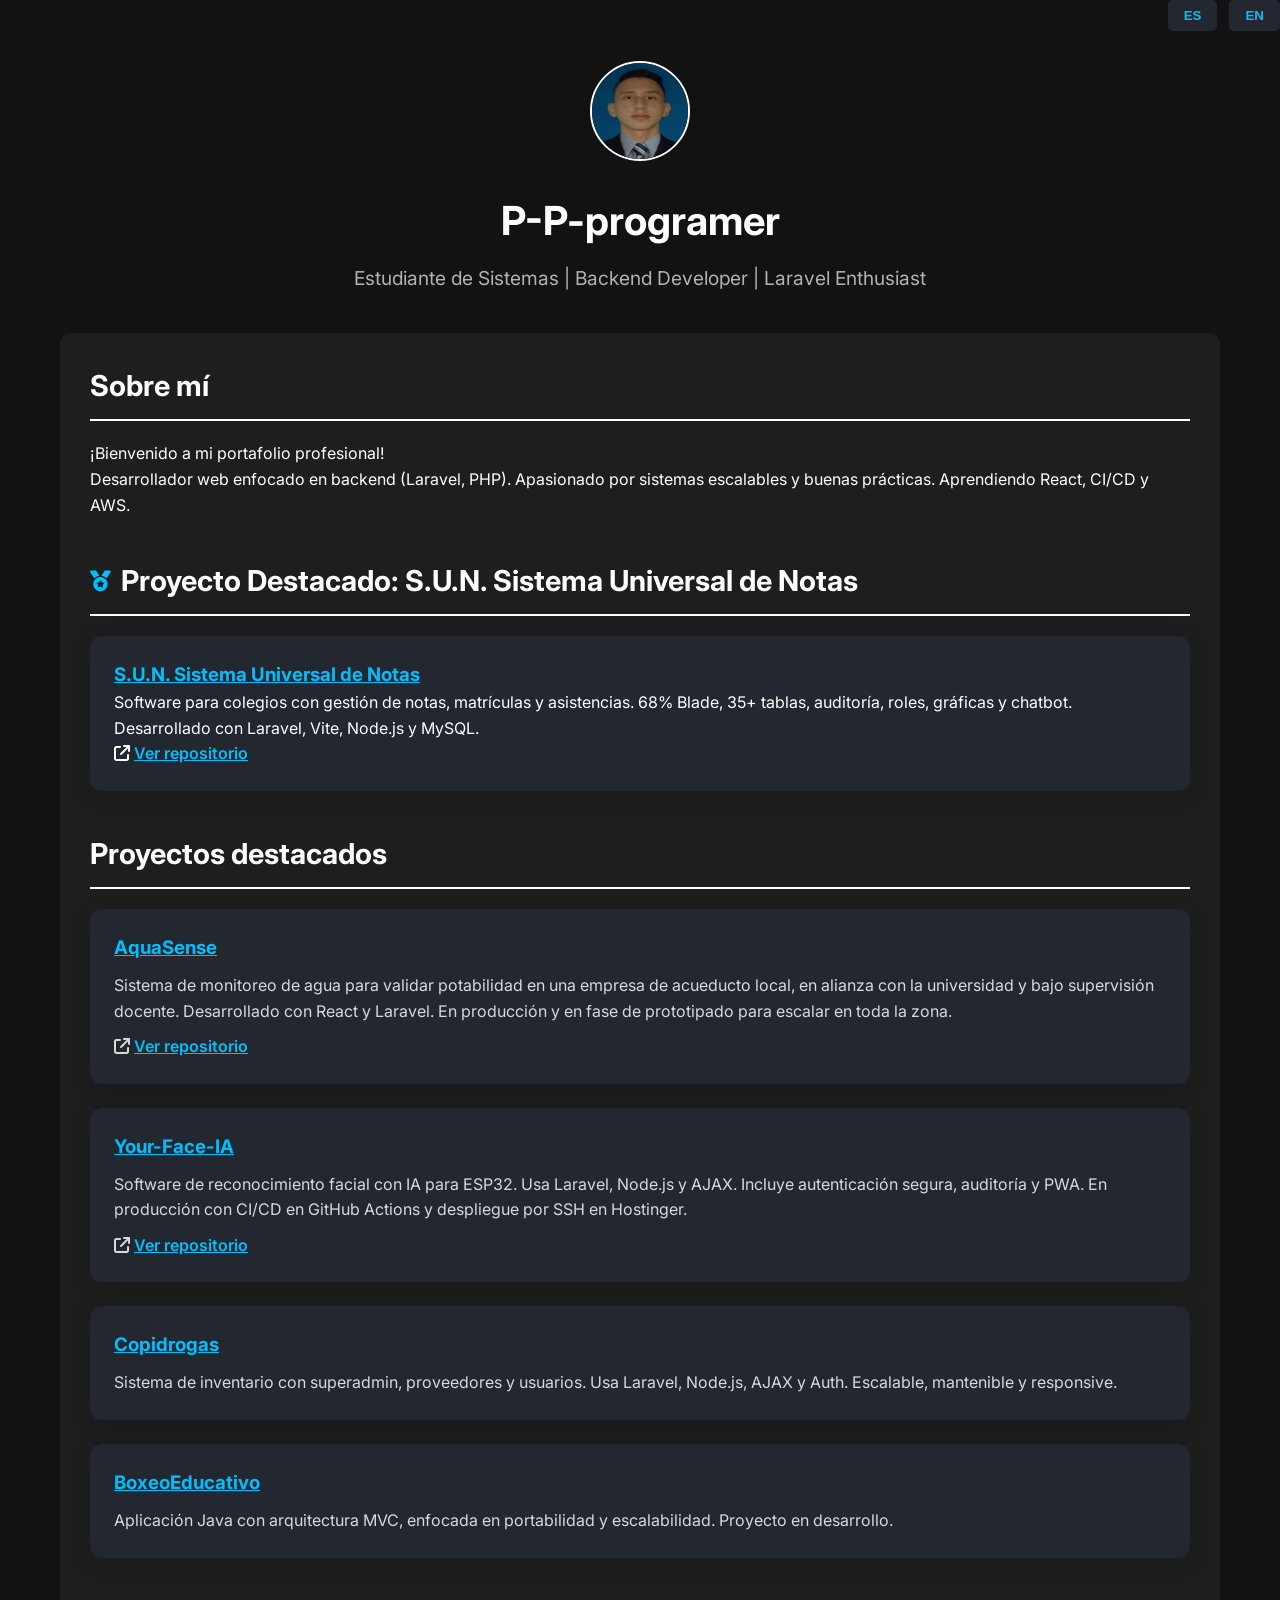
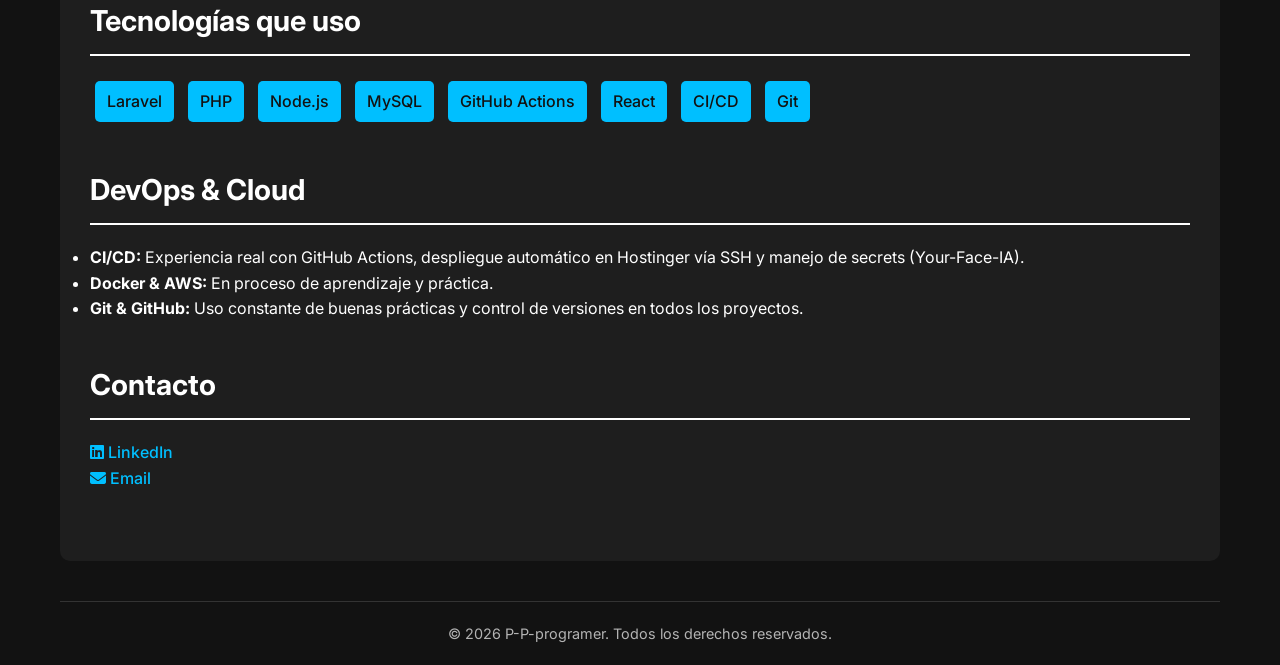
<file: index.html>
<!DOCTYPE html>
<html lang="es">
<head>
  <meta charset="UTF-8">
  <meta name="viewport" content="width=device-width, initial-scale=1.0">
  <meta name="description" content="Portafolio profesional de P-P-programer. Backend Developer con experiencia en Laravel, React y CI/CD. Proyectos en producción como AquaSense y Your-Face-IA.">
  <meta name="keywords" content="portafolio, backend developer, laravel, react, ci/cd, github actions, aquasense, your-face-ia, devops">
  <title>P-P-programer | Portfolio</title>
  <link rel="stylesheet" href="css/style.css">
  <link href="https://fonts.googleapis.com/css2?family=Inter:wght@400;500;600&display=swap" rel="stylesheet">
  <link rel="stylesheet" href="https://cdnjs.cloudflare.com/ajax/libs/font-awesome/6.5.0/css/all.min.css">
</head>
<body>
  <div class="lang-switch">
    <button id="lang-es">ES</button>
    <button id="lang-en">EN</button>
  </div>
  <div class="container">
    <header class="header">
      <img src="img/Yoformal.jpeg" alt="Foto de perfil" class="logo">
      <h1>P-P-programer</h1>
      <p id="subtitle">Estudiante de Sistemas | Backend Developer | Laravel Enthusiast</p>
    </header>

    <main class="main">
      <section class="bio">
        <h2 id="bio-title">Sobre mí</h2>
        <p id="welcome-msg">¡Bienvenido a mi portafolio profesional!</p>
        <p id="bio-text">Desarrollador web enfocado en backend (Laravel, PHP). Apasionado por sistemas escalables y buenas prácticas. Aprendiendo React, CI/CD y AWS.</p>
      </section>

      <section class="thesis-highlight">
        <h2 class="section-title-with-icon">
          <i class="fa-solid fa-medal" aria-hidden="true"></i>
          <span id="thesis-title">Proyecto Destacado: S.U.N. Sistema Universal de Notas</span>
        </h2>
        <div class="thesis-card">
          <h3><a href="tesis.html" id="thesis-link">S.U.N. Sistema Universal de Notas</a></h3>
          <p id="thesis-desc">Software para colegios con gestión de notas, matrículas y asistencias. 68% Blade, 35+ tablas, auditoría, roles, gráficas y chatbot. Desarrollado con Laravel, Vite, Node.js y MySQL.</p>
          <p><i class="fa-solid fa-arrow-up-right-from-square" aria-hidden="true"></i> <a href="https://github.com/P-P-programer/Sistema-Universal-de-Notas-S.U.N" target="_blank" id="thesis-repo">Ver repositorio</a></p>
        </div>
      </section>

      <section class="projects">
        <h2 id="projects-title">Proyectos destacados</h2>
        <div class="project">
          <h3><a href="https://aquasense.sbs" target="_blank" id="aquasense-title">AquaSense</a></h3>
          <p id="aquasense-desc">Sistema de monitoreo de agua para validar potabilidad en una empresa de acueducto local, en alianza con la universidad y bajo supervisión docente. Desarrollado con React y Laravel. En producción y en fase de prototipado para escalar en toda la zona.</p>
          <p><i class="fa-solid fa-arrow-up-right-from-square" aria-hidden="true"></i> <a href="https://github.com/P-P-programer/AquaSense" target="_blank" id="aquasense-repo">Ver repositorio</a></p>
        </div>
        <div class="project">
          <h3><a href="https://your-face-ia.site/" target="_blank" id="yourface-title">Your-Face-IA</a></h3>
          <p id="yourface-desc">Software de reconocimiento facial con IA para ESP32. Usa Laravel, Node.js y AJAX. Incluye autenticación segura, auditoría y PWA. En producción con CI/CD en GitHub Actions y despliegue por SSH en Hostinger.</p>
          <p><i class="fa-solid fa-arrow-up-right-from-square" aria-hidden="true"></i> <a href="https://github.com/P-P-programer/Your-Face-IA" target="_blank" id="yourface-repo">Ver repositorio</a></p>
        </div>
        <div class="project">
          <h3><a href="https://github.com/P-P-programer/Copidrogas" target="_blank" id="copidrogas-title">Copidrogas</a></h3>
          <p id="copidrogas-desc">Sistema de inventario con superadmin, proveedores y usuarios. Usa Laravel, Node.js, AJAX y Auth. Escalable, mantenible y responsive.</p>
        </div>
        <div class="project">
          <h3><a href="https://github.com/P-P-programer/BoxeoEducativo" target="_blank" id="boxeo-title">BoxeoEducativo</a></h3>
          <p id="boxeo-desc">Aplicación Java con arquitectura MVC, enfocada en portabilidad y escalabilidad. Proyecto en desarrollo.</p>
        </div>
      </section>

      <section class="skills">
        <h2 id="skills-title">Tecnologías que uso</h2>
        <div class="skills-list">
          <span>Laravel</span>
          <span>PHP</span>
          <span>Node.js</span>
          <span>MySQL</span>
          <span>GitHub Actions</span>
          <span>React</span>
          <span>CI/CD</span>
          <span>Git</span>
        </div>
      </section>

      <section class="devops">
        <h2 id="devops-title">DevOps & Cloud</h2>
        <ul>
          <li id="devops-cicd"><strong>CI/CD:</strong> Experiencia real con GitHub Actions, despliegue automático en Hostinger vía SSH y manejo de secrets (Your-Face-IA).</li>
          <li id="devops-docker"><strong>Docker & AWS:</strong> En proceso de aprendizaje y práctica.</li>
          <li id="devops-git"><strong>Git & GitHub:</strong> Uso constante de buenas prácticas y control de versiones en todos los proyectos.</li>
        </ul>
      </section>

      <section class="contact">
        <h2 id="contact-title">Contacto</h2>
        <ul>
          <li><a href="https://www.linkedin.com/in/andr%C3%A9s-felipe-mendoza-palma-957564376" target="_blank"><i class="fab fa-linkedin"></i> LinkedIn</a></li>
          <li><a href="mailto:mendoza.felipe.dev@gmail.com"><i class="fas fa-envelope"></i> Email</a></li>
        </ul>
      </section>
    </main>
    <footer class="footer">
      <p>© 2026 P-P-programer. Todos los derechos reservados.</p>
    </footer>
  </div>
  <script src="js/script.js"></script>
</body>
</html>
</file>
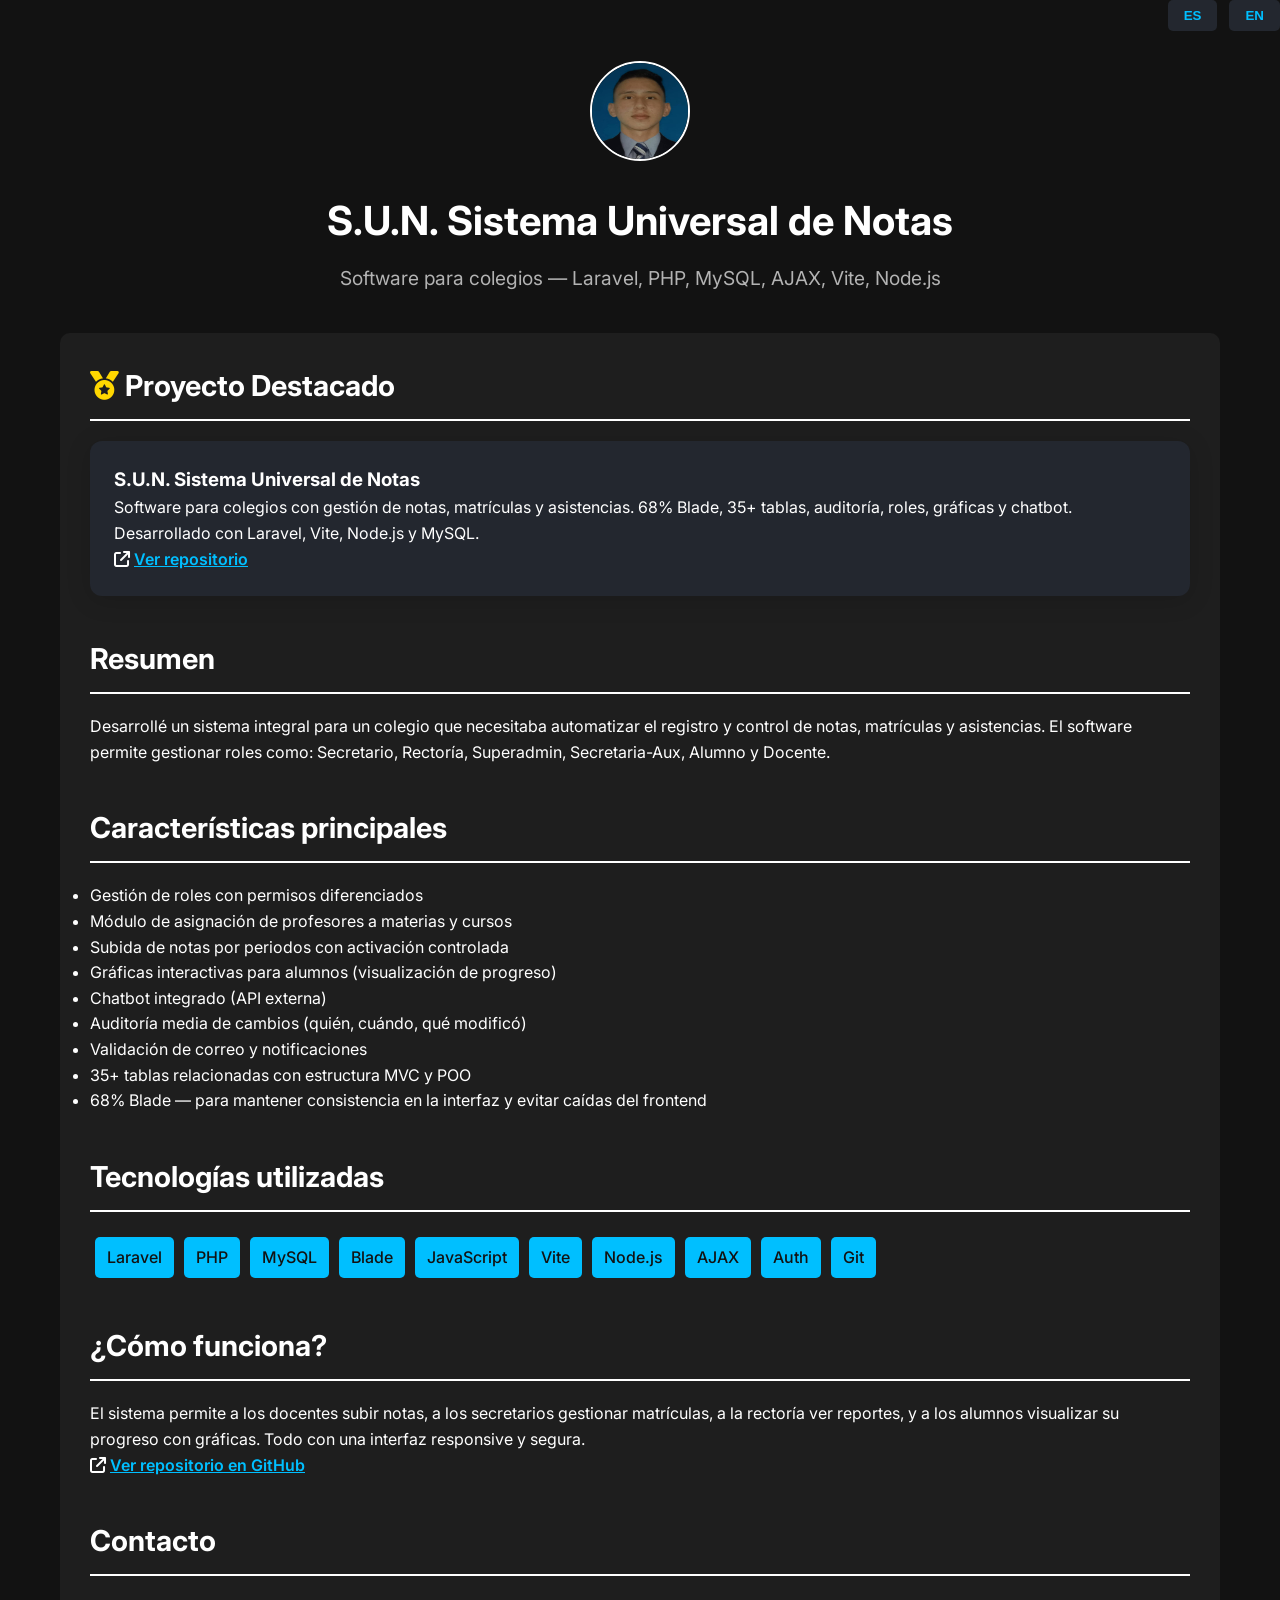
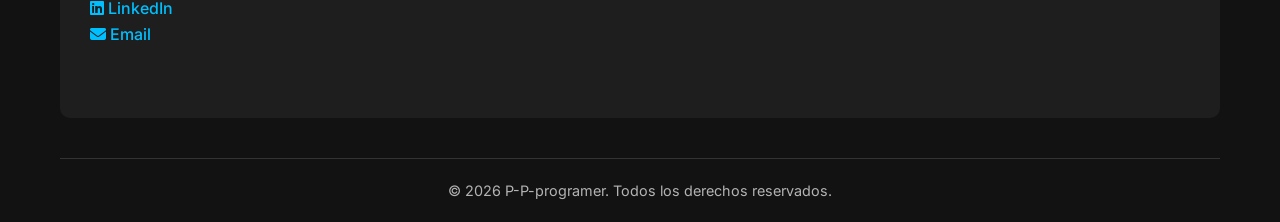
<file: tesis.html>
<!DOCTYPE html>
<html lang="es">
<head>
  <meta charset="UTF-8">
  <meta name="viewport" content="width=device-width, initial-scale=1.0">
  <meta name="description" content="S.U.N. Sistema Universal de Notas - Proyecto destacado de P-P-programer. Software escolar con Laravel, PHP, MySQL, Node.js.">
  <meta name="keywords" content="tesis, sistema de notas, laravel, php, node.js, mysql, proyecto, escolar, backend, devops">
  <title id="page-title">S.U.N. Sistema Universal de Notas</title>
  <link rel="stylesheet" href="css/style.css">
  <link href="https://fonts.googleapis.com/css2?family=Inter:wght@400;500;600&display=swap" rel="stylesheet">
  <link rel="stylesheet" href="https://cdnjs.cloudflare.com/ajax/libs/font-awesome/6.5.0/css/all.min.css">
</head>
<body>
  <div class="lang-switch">
    <button id="lang-es">ES</button>
    <button id="lang-en">EN</button>
  </div>
  <div class="container">
    <header class="header">
      <img src="img/Yoformal.jpeg" alt="Logo" class="logo">
      <h1 id="main-title">S.U.N. Sistema Universal de Notas</h1>
      <p id="main-subtitle">Software para colegios — Laravel, PHP, MySQL, AJAX, Vite, Node.js</p>
    </header>

    <main class="main">
      <section class="thesis-highlight">
        <h2 id="thesis-title"><i class="fas fa-medal" style="color:#FFD700"></i> <span id="thesis-title-text">Proyecto Destacado</span></h2>
        <div class="thesis-card">
          <h3 id="project-name">S.U.N. Sistema Universal de Notas</h3>
          <p id="project-desc">Software para colegios con gestión de notas, matrículas y asistencias. 68% Blade, 35+ tablas, auditoría, roles, gráficas y chatbot. Desarrollado con Laravel, Vite, Node.js y MySQL.</p>
          <p><i class="fa-solid fa-arrow-up-right-from-square" aria-hidden="true"></i> <a href="https://github.com/P-P-programer/Sistema-Universal-de-Notas-S.U.N" target="_blank" id="repo-link">Ver repositorio</a></p>
        </div>
      </section>

      <section class="overview">
        <h2 id="overview-title">Resumen</h2>
        <p id="overview-text">Desarrollé un sistema integral para un colegio que necesitaba automatizar el registro y control de notas, matrículas y asistencias. El software permite gestionar roles como: Secretario, Rectoría, Superadmin, Secretaria-Aux, Alumno y Docente.</p>
      </section>

      <section class="features">
        <h2 id="features-title">Características principales</h2>
        <ul id="features-list">
          <li>Gestión de roles con permisos diferenciados</li>
          <li>Módulo de asignación de profesores a materias y cursos</li>
          <li>Subida de notas por periodos con activación controlada</li>
          <li>Gráficas interactivas para alumnos (visualización de progreso)</li>
          <li>Chatbot integrado (API externa)</li>
          <li>Auditoría media de cambios (quién, cuándo, qué modificó)</li>
          <li>Validación de correo y notificaciones</li>
          <li>35+ tablas relacionadas con estructura MVC y POO</li>
          <li>68% Blade — para mantener consistencia en la interfaz y evitar caídas del frontend</li>
        </ul>
      </section>

      <section class="tech">
        <h2 id="tech-title">Tecnologías utilizadas</h2>
        <div class="skills-list" id="tech-list">
          <span>Laravel</span>
          <span>PHP</span>
          <span>MySQL</span>
          <span>Blade</span>
          <span>JavaScript</span>
          <span>Vite</span>
          <span>Node.js</span>
          <span>AJAX</span>
          <span>Auth</span>
          <span>Git</span>
        </div>
      </section>

      <section class="demo">
        <h2 id="demo-title">¿Cómo funciona?</h2>
        <p id="demo-text">El sistema permite a los docentes subir notas, a los secretarios gestionar matrículas, a la rectoría ver reportes, y a los alumnos visualizar su progreso con gráficas. Todo con una interfaz responsive y segura.</p>
        <p><i class="fa-solid fa-arrow-up-right-from-square" aria-hidden="true"></i> <a href="https://github.com/P-P-programer/Sistema-Universal-de-Notas-S.U.N" target="_blank" id="demo-repo-link">Ver repositorio en GitHub</a></p>
      </section>

      <section class="contact">
        <h2 id="contact-title">Contacto</h2>
        <ul>
          <li><a href="https://www.linkedin.com/in/andr%C3%A9s-felipe-mendoza-palma-957564376" target="_blank"><i class="fab fa-linkedin"></i> LinkedIn</a></li>
          <li><a href="mailto:mendoza.felipe.dev@gmail.com"><i class="fas fa-envelope"></i> Email</a></li>
        </ul>
      </section>
    </main>
    <footer class="footer">
      <p>© 2026 P-P-programer. Todos los derechos reservados.</p>
    </footer>
  </div>
  <script>
    // Traducción dinámica
    const thesisTexts = {
      es: {
        pageTitle: "S.U.N. Sistema Universal de Notas",
        mainTitle: "S.U.N. Sistema Universal de Notas",
        mainSubtitle: "Software para colegios — Laravel, PHP, MySQL, AJAX, Vite, Node.js",
        thesisTitle: "Proyecto Destacado",
        projectName: "S.U.N. Sistema Universal de Notas",
        projectDesc: "Software para colegios con gestión de notas, matrículas y asistencias. 68% Blade, 35+ tablas, auditoría, roles, gráficas y chatbot. Desarrollado con Laravel, Vite, Node.js y MySQL.",
        repoLink: "Ver repositorio",
        overviewTitle: "Resumen",
        overviewText: "Desarrollé un sistema integral para un colegio que necesitaba automatizar el registro y control de notas, matrículas y asistencias. El software permite gestionar roles como: Secretario, Rectoría, Superadmin, Secretaria-Aux, Alumno y Docente.",
        featuresTitle: "Características principales",
        featuresList: [
          "Gestión de roles con permisos diferenciados",
          "Módulo de asignación de profesores a materias y cursos",
          "Subida de notas por periodos con activación controlada",
          "Gráficas interactivas para alumnos (visualización de progreso)",
          "Chatbot integrado (API externa)",
          "Auditoría media de cambios (quién, cuándo, qué modificó)",
          "Validación de correo y notificaciones",
          "35+ tablas relacionadas con estructura MVC y POO",
          "68% Blade — para mantener consistencia en la interfaz y evitar caídas del frontend"
        ],
        techTitle: "Tecnologías utilizadas",
        techList: [
          "Laravel", "PHP", "MySQL", "Blade", "JavaScript", "Vite", "Node.js", "AJAX", "Auth", "Git"
        ],
        demoTitle: "¿Cómo funciona?",
        demoText: "El sistema permite a los docentes subir notas, a los secretarios gestionar matrículas, a la rectoría ver reportes, y a los alumnos visualizar su progreso con gráficas. Todo con una interfaz responsive y segura.",
        demoRepoLink: "Ver repositorio en GitHub",
        contactTitle: "Contacto"
      },
      en: {
        pageTitle: "S.U.N. Universal Grading System",
        mainTitle: "S.U.N. Universal Grading System",
        mainSubtitle: "School software — Laravel, PHP, MySQL, AJAX, Vite, Node.js",
        thesisTitle: "Featured Project",
        projectName: "S.U.N. Universal Grading System",
        projectDesc: "Software for schools with grade, enrollment, and attendance management. 68% Blade, 35+ tables, auditing, roles, charts, and chatbot. Developed with Laravel, Vite, Node.js, and MySQL.",
        repoLink: "View repository",
        overviewTitle: "Overview",
        overviewText: "I developed a comprehensive system for a school that needed to automate the registration and control of grades, enrollments, and attendance. The software allows management of roles such as Secretary, Principal, Superadmin, Assistant Secretary, Student, and Teacher.",
        featuresTitle: "Main Features",
        featuresList: [
          "Role management with differentiated permissions",
          "Module for assigning teachers to subjects and courses",
          "Grade upload by periods with controlled activation",
          "Interactive charts for students (progress visualization)",
          "Integrated chatbot (external API)",
          "Change audit trail (who, when, what was modified)",
          "Email validation and notifications",
          "35+ related tables with MVC and OOP structure",
          "68% Blade — to maintain interface consistency and avoid frontend crashes"
        ],
        techTitle: "Technologies Used",
        techList: [
          "Laravel", "PHP", "MySQL", "Blade", "JavaScript", "Vite", "Node.js", "AJAX", "Auth", "Git"
        ],
        demoTitle: "How does it work?",
        demoText: "The system allows teachers to upload grades, secretaries to manage enrollments, principals to view reports, and students to visualize their progress with charts. All with a responsive and secure interface.",
        demoRepoLink: "View repository on GitHub",
        contactTitle: "Contact"
      }
    };

    function setThesisLang(lang) {
      document.title = thesisTexts[lang].pageTitle;
      document.getElementById('page-title').textContent = thesisTexts[lang].pageTitle;
      document.getElementById('main-title').textContent = thesisTexts[lang].mainTitle;
      document.getElementById('main-subtitle').textContent = thesisTexts[lang].mainSubtitle;
      document.getElementById('thesis-title-text').textContent = thesisTexts[lang].thesisTitle;
      document.getElementById('project-name').textContent = thesisTexts[lang].projectName;
      document.getElementById('project-desc').textContent = thesisTexts[lang].projectDesc;
      document.getElementById('repo-link').textContent = thesisTexts[lang].repoLink;
      document.getElementById('overview-title').textContent = thesisTexts[lang].overviewTitle;
      document.getElementById('overview-text').textContent = thesisTexts[lang].overviewText;
      document.getElementById('features-title').textContent = thesisTexts[lang].featuresTitle;
      // Features list
      const featuresList = document.getElementById('features-list');
      featuresList.innerHTML = '';
      thesisTexts[lang].featuresList.forEach(item => {
        const li = document.createElement('li');
        li.textContent = item;
        featuresList.appendChild(li);
      });
      document.getElementById('tech-title').textContent = thesisTexts[lang].techTitle;
      // Tech list
      const techList = document.getElementById('tech-list');
      techList.innerHTML = '';
      thesisTexts[lang].techList.forEach(item => {
        const span = document.createElement('span');
        span.textContent = item;
        techList.appendChild(span);
      });
      document.getElementById('demo-title').textContent = thesisTexts[lang].demoTitle;
      document.getElementById('demo-text').textContent = thesisTexts[lang].demoText;
      document.getElementById('demo-repo-link').textContent = thesisTexts[lang].demoRepoLink;
      document.getElementById('contact-title').textContent = thesisTexts[lang].contactTitle;
    }

    document.getElementById('lang-en').onclick = function() { setThesisLang('en'); };
    document.getElementById('lang-es').onclick = function() { setThesisLang('es'); };
    // Inicializa en español
    setThesisLang('es');
  </script>
</body>
</html>
</file>
<file: css/style.css>
* {
  margin: 0;
  padding: 0;
  box-sizing: border-box;
}

body {
  font-family: 'Inter', sans-serif;
  background: #121212;
  color: #ffffff;
  line-height: 1.6;
}

.container {
  max-width: 1200px;
  margin: 0 auto;
  padding: 20px;
}

.header {
  text-align: center;
  margin-bottom: 40px;
  color: #ffffff;
}

.logo {
  width: 100px;
  height: 100px;
  border-radius: 50%;
  margin-bottom: 20px;
  border: 2px solid #ffffff;
}

.header h1 {
  font-size: 2.5rem;
  margin-bottom: 10px;
}

.header p {
  font-size: 1.2rem;
  color: #b3b3b3;
}

.main {
  background: #1e1e1e;
  border-radius: 10px;
  padding: 30px;
  margin-bottom: 30px;
}

.bio, .projects, .thesis, .thesis-highlight, .skills, .contact, .devops, .overview, .features, .tech, .demo {
  margin-bottom: 40px;
}

.bio h2, .projects h2, .thesis h2, .thesis-highlight h2, .skills h2, .contact h2, .devops h2, .overview h2, .features h2, .tech h2, .demo h2 {
  font-size: 1.8rem;
  margin-bottom: 20px;
  color: #ffffff;
  border-bottom: 2px solid #ffffff;
  padding-bottom: 10px;
}

.section-title-with-icon {
  display: flex;
  align-items: center;
  gap: 10px;
}

.section-title-with-icon i {
  color: #00bfff;
  font-size: 1.3rem;
}

.project h3 a, .thesis-card h3 a {
  color: #00bfff;
  text-decoration: underline;
  font-weight: 700;
  transition: color 0.2s, background 0.2s;
}
.project h3 a:focus, .project h3 a:hover,
.thesis-card h3 a:focus, .thesis-card h3 a:hover {
  color: #fff;
  background: #00bfff;
  text-decoration: underline;
  border-radius: 4px;
}

.project p {
  color: #d9d9d9;
  margin-top: 10px;
}

.skills-list span {
  display: inline-block;
  background: #00bfff;
  color: #121212;
  padding: 8px 12px;
  margin: 5px;
  border-radius: 5px;
  font-weight: 500;
}

.contact ul {
  list-style: none;
}

.contact li a {
  color: #00bfff;
  text-decoration: none;
  font-weight: 500;
}

.contact li a:hover {
  text-decoration: underline;
}

.footer {
  text-align: center;
  color: #b3b3b3;
  font-size: 0.9rem;
  margin-top: 40px;
  padding-top: 20px;
  border-top: 1px solid #333;
}

@media (max-width: 768px) {
  .header h1 {
    font-size: 2rem;
  }

  .logo {
    width: 80px;
    height: 80px;
  }

  .main {
    padding: 20px;
  }
}

.lang-switch {
  text-align: right;
  margin-bottom: 10px;
}
.lang-switch button {
  background: #23272f;
  color: #00bfff;
  border: none;
  padding: 8px 16px;
  margin-left: 8px;
  border-radius: 5px;
  font-weight: 600;
  cursor: pointer;
  transition: background 0.2s;
}
.lang-switch button:hover {
  background: #00bfff;
  color: #121212;
}
.project, .thesis-card {
  background: #23272f;
  border-radius: 12px;
  box-shadow: 0 4px 24px rgba(0,0,0,0.15);
  padding: 24px;
  margin-bottom: 24px;
  transition: transform 0.2s, box-shadow 0.2s;
}
.project:hover, .thesis-card:hover {
  transform: translateY(-6px) scale(1.02);
  box-shadow: 0 8px 32px rgba(0,0,0,0.25);
}

.project a,
.thesis-card a,
.demo a {
  color: #00bfff;
  text-decoration: underline;
  font-weight: 600;
  transition: color 0.2s;
}

.project a:hover,
.thesis-card a:hover,
.demo a:hover {
  color: #fff;
  background: #00bfff;
  border-radius: 4px;
  text-decoration: underline;
}
</file>
